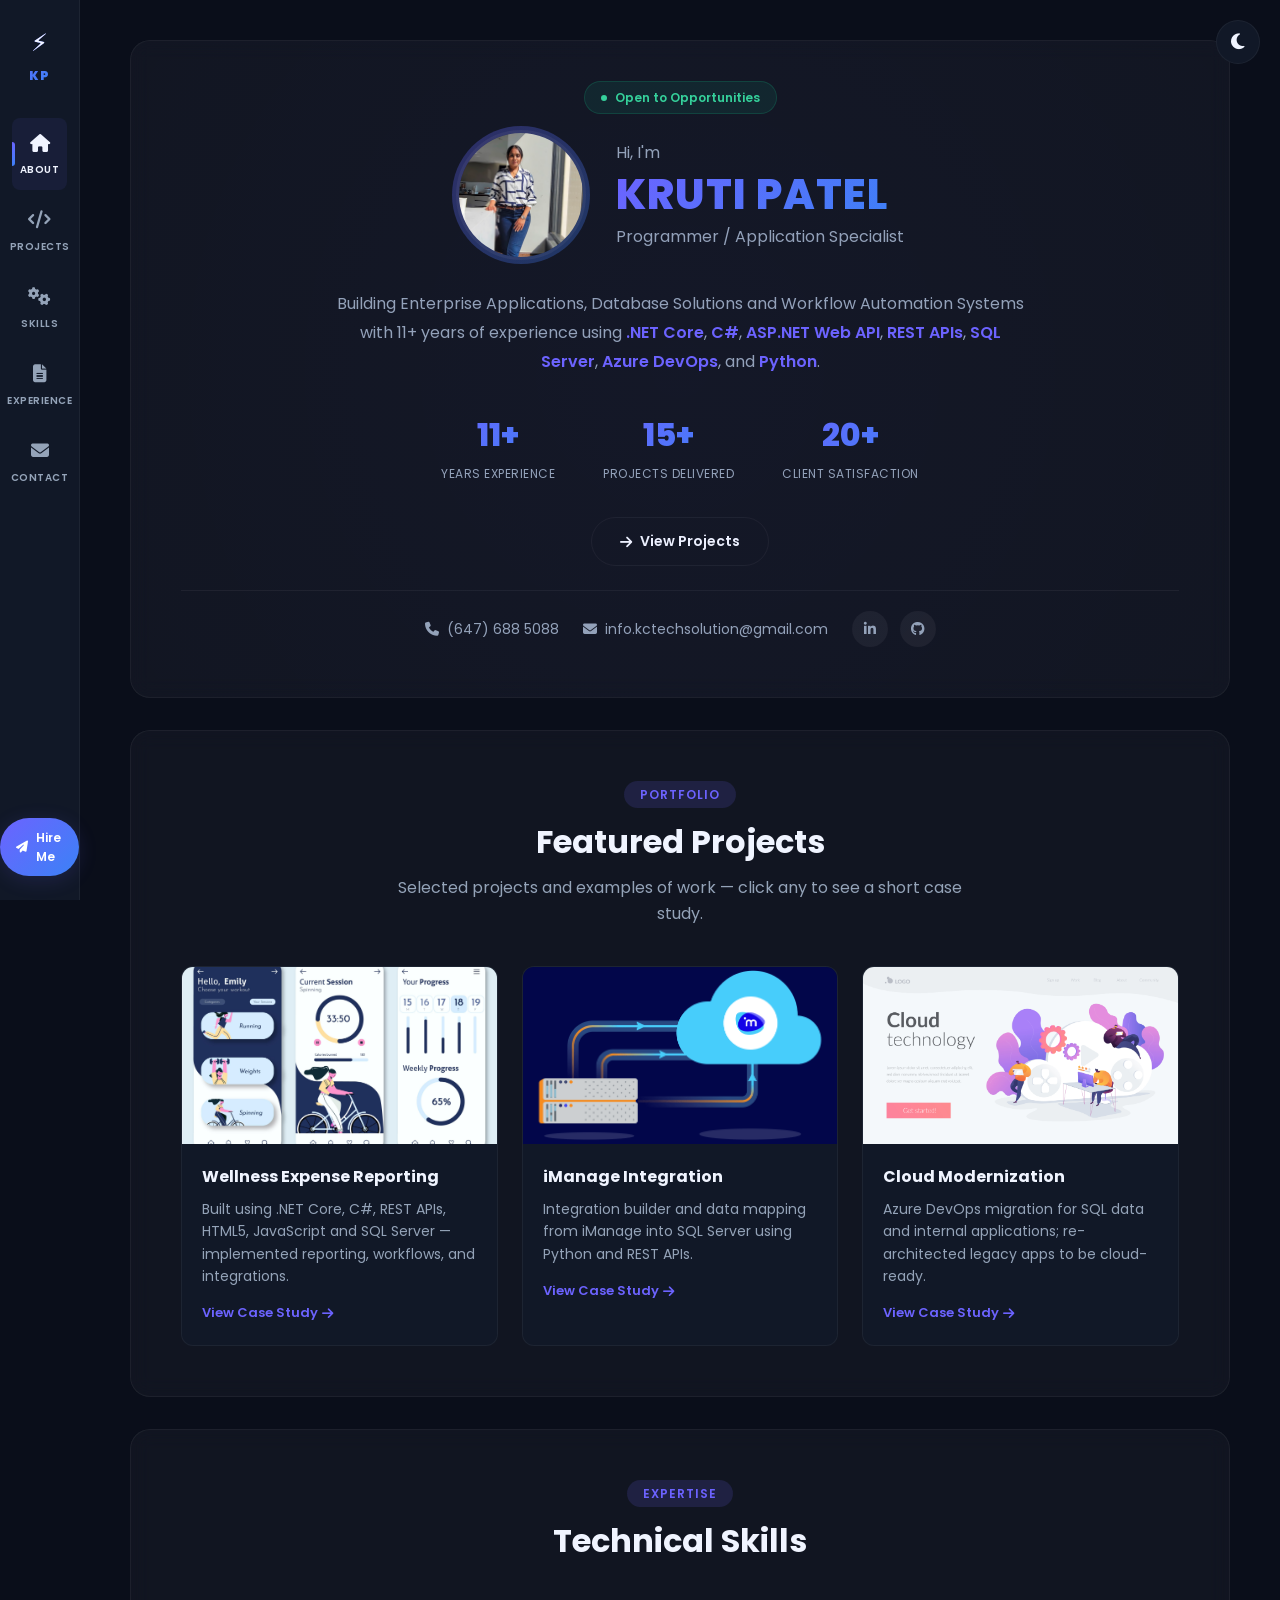
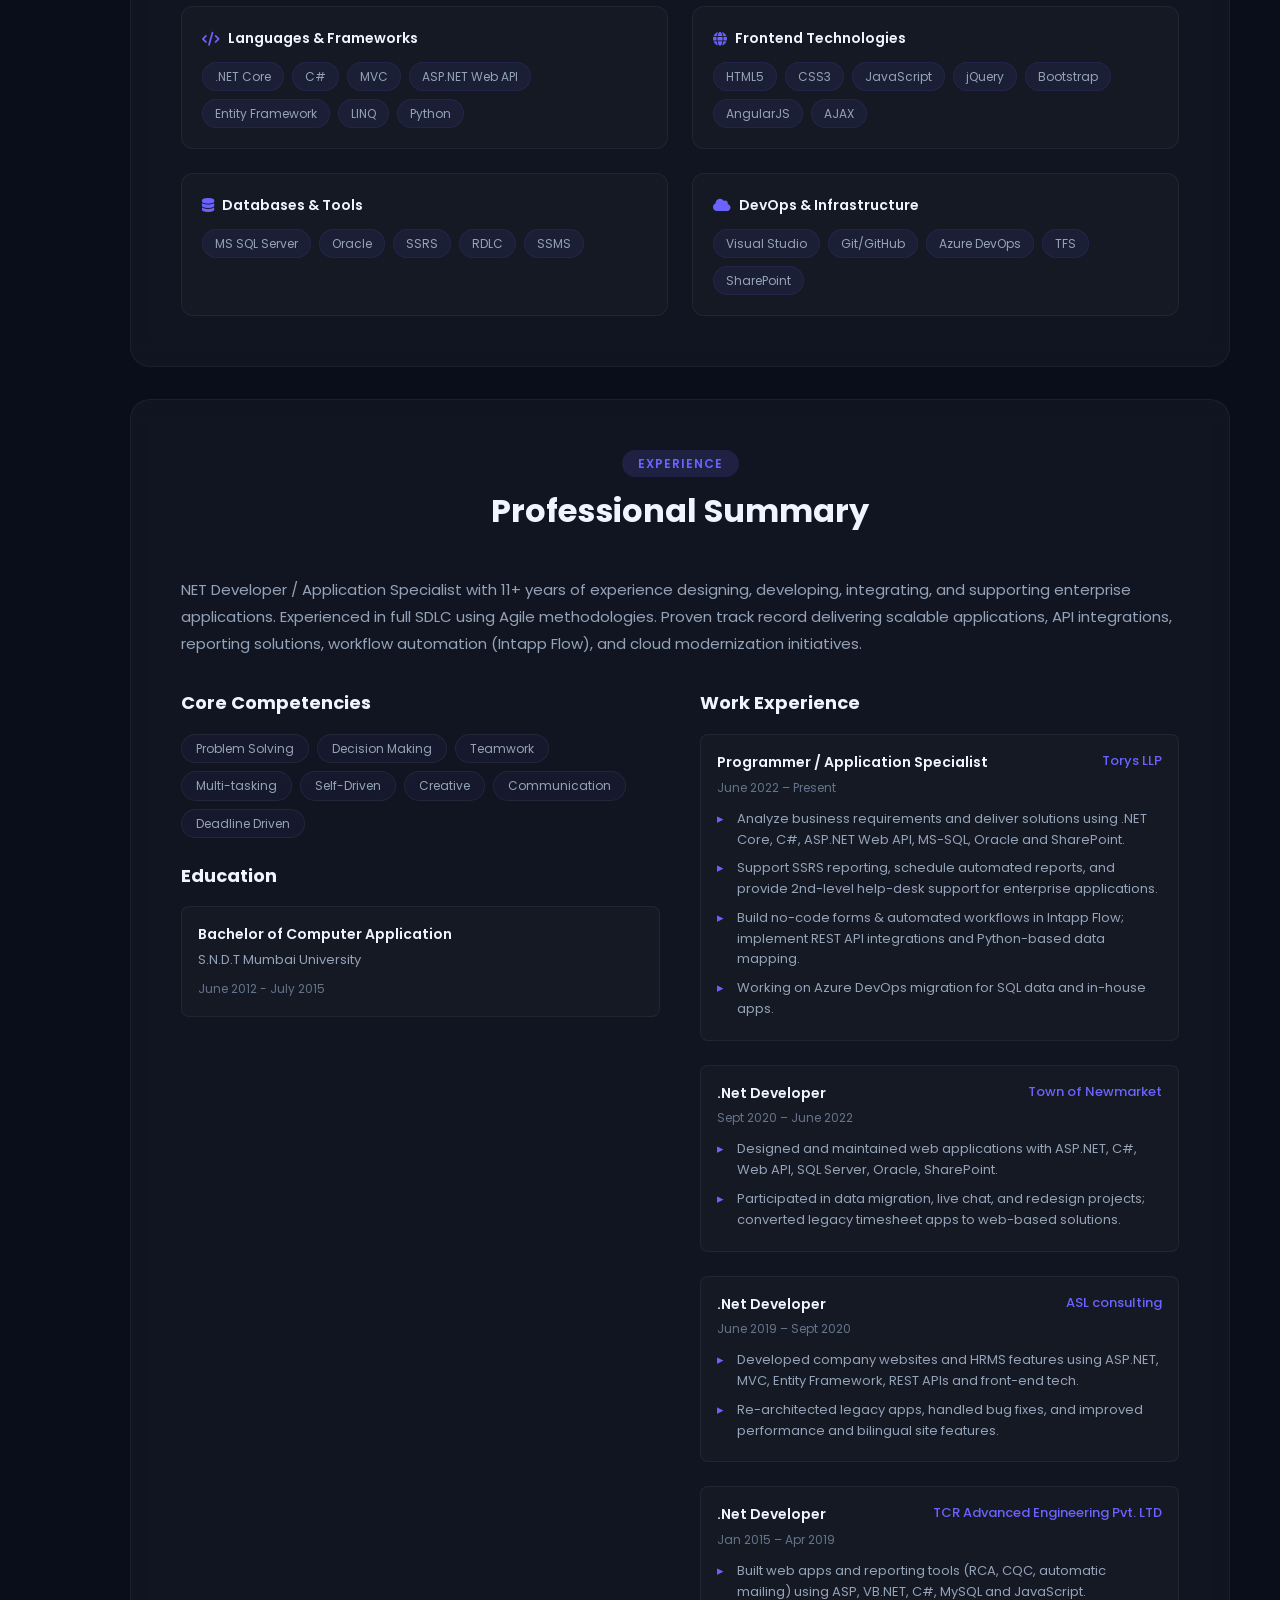
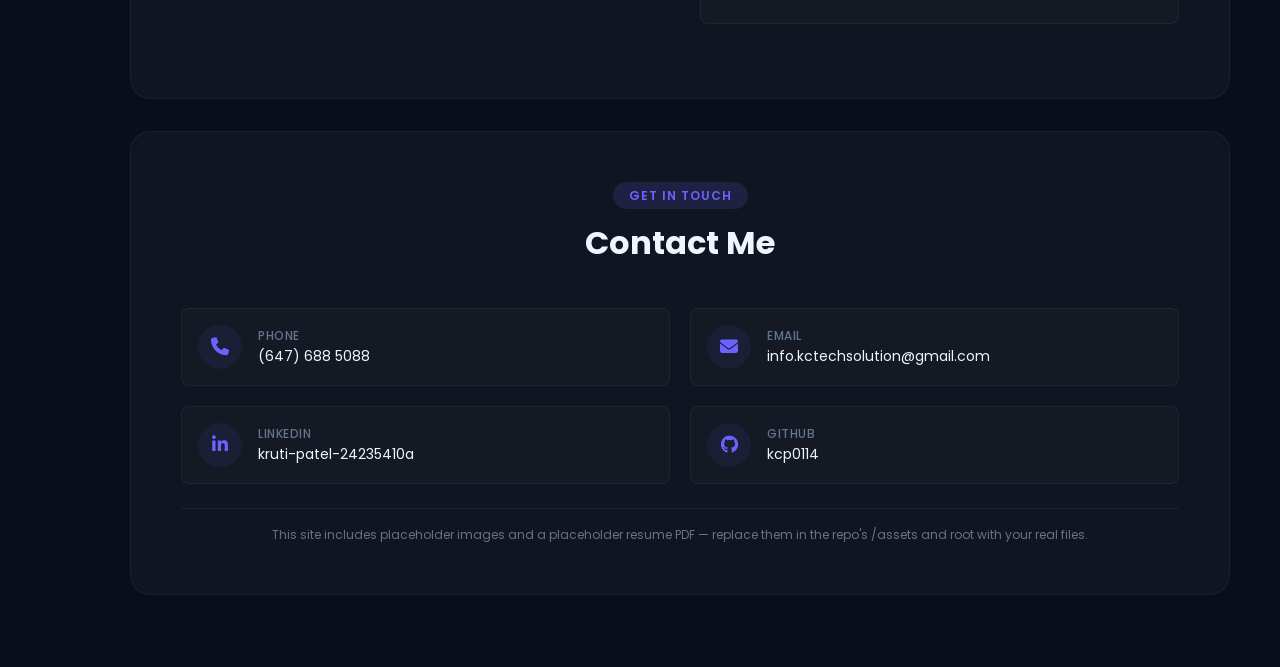
<file: index.html>
<!doctype html>
<html lang="en">
<head>
  <meta charset="utf-8" />
  <meta name="viewport" content="width=device-width,initial-scale=1" />
  <title>Kruti Patel — .NET Developer</title>
  <meta name="description" content="Kruti Patel — .NET Developer with 11+ years experience in .NET Core, C#, Web API, SQL Server, Azure DevOps.">
  <link href="https://fonts.googleapis.com/css2?family=Poppins:wght@300;400;600;700;800;900&display=swap" rel="stylesheet">
  <link rel="stylesheet" href="https://cdnjs.cloudflare.com/ajax/libs/font-awesome/6.4.0/css/all.min.css">
  <link rel="stylesheet" href="style.css">
</head>
<body>
  <!-- Sidebar -->
  <aside class="sidebar" id="sidebar">
    <button class="hamburger" id="hamburger" aria-label="Open menu">
      <span></span><span></span><span></span>
    </button>
    <div class="sidebar-brand">
      <span class="brand-icon">⚡</span>
      <span class="brand-text">KP</span>
    </div>
    <nav class="nav">
      <ul>
        <li class="active" data-target="#about">
          <span class="icon"><i class="fas fa-home"></i></span>
          <span class="label">About</span>
        </li>
        <li data-target="#projects">
          <span class="icon"><i class="fas fa-code"></i></span>
          <span class="label">Projects</span>
        </li>
        <li data-target="#skills">
          <span class="icon"><i class="fas fa-cogs"></i></span>
          <span class="label">Skills</span>
        </li>
        <li data-target="#resume">
          <span class="icon"><i class="fas fa-file-alt"></i></span>
          <span class="label">Experience</span>
        </li>
        <li data-target="#contact">
          <span class="icon"><i class="fas fa-envelope"></i></span>
          <span class="label">Contact</span>
        </li>
      </ul>
    </nav>
    <a class="hire-btn" href="#contact">
      <i class="fas fa-paper-plane"></i> <span>Hire Me</span>
    </a>
  </aside>

  <!-- Main Content -->
  <main class="content">
    <div class="content-wrapper">
      <button id="themeToggle" class="theme-toggle" aria-label="Toggle theme">
        <i class="fas fa-moon"></i>
      </button>

      <section id="about" class="hero-card card">
        <div class="hero-badge">
          <span class="badge-dot"></span>
          Open to Opportunities
        </div>

        <div class="avatar-wrapper">
          <div class="avatar-wrap">
            <img src="assets/avatar.jpg" alt="Kruti Patel portrait" class="avatar" loading="lazy" width="130" height="130" onerror="this.style.display='none'">
            <div class="avatar-ring"></div>
          </div>
          <div class="hero-title">
            <div class="greeting">Hi, I'm</div>
            <h1 class="name">KRUTI PATEL</h1>
            <div class="hero-subtitle">Programmer / Application Specialist</div>
          </div>
        </div>

        <p class="lead">Building Enterprise Applications, Database Solutions and Workflow Automation Systems with 11+ years of experience using <span class="highlight">.NET Core</span>, <span class="highlight">C#</span>, <span class="highlight">ASP.NET Web API</span>, <span class="highlight">REST APIs</span>, <span class="highlight">SQL Server</span>, <span class="highlight">Azure DevOps</span>, and <span class="highlight">Python</span>.</p>

        <div class="hero-stats">
          <div class="stat">
            <span class="stat-number" data-target="11">0</span>
            <span class="stat-label">Years Experience</span>
          </div>
          <div class="stat">
            <span class="stat-number" data-target="15">0</span>
            <span class="stat-label">Projects Delivered</span>
          </div>
          <div class="stat">
            <span class="stat-number" data-target="20">0</span>
            <span class="stat-label">Client Satisfaction</span>
          </div>
        </div>

        <div class="hero-actions">
          <a class="btn outline" href="#projects">
            <i class="fas fa-arrow-right"></i> View Projects
          </a>
        </div>

        <div class="contact-inline">
          <div class="contact-item">
            <i class="fas fa-phone"></i> (647) 688 5088
          </div>
          <div class="contact-item">
            <i class="fas fa-envelope"></i> <a href="mailto:info.kctechsolution@gmail.com">info.kctechsolution@gmail.com</a>
          </div>
          <div class="social-links">
            <a href="https://www.linkedin.com/in/kruti-patel-24235410a/" target="_blank" rel="noopener" aria-label="LinkedIn">
              <i class="fab fa-linkedin-in"></i>
            </a>
            <a href="https://github.com/kcp0114" target="_blank" rel="noopener" aria-label="GitHub">
              <i class="fab fa-github"></i>
            </a>
          </div>
        </div>
      </section>

      <section id="projects" class="projects-card card">
        <div class="section-header">
          <span class="section-tag">Portfolio</span>
          <h2>Featured Projects</h2>
          <p class="sub">Selected projects and examples of work — click any to see a short case study.</p>
        </div>

        <div class="projects-grid">
          <article class="project">
            <div class="project-image">
              <img src="assets/Wellness.jpg" alt="Wellness Expense Reporting dashboard" loading="lazy">
            </div>
            <div class="project-content">
              <h3>Wellness Expense Reporting</h3>
              <p>Built using .NET Core, C#, REST APIs, HTML5, JavaScript and SQL Server — implemented reporting, workflows, and integrations.</p>
              <a class="link" href="/projects/Wellness.html">View Case Study <i class="fas fa-arrow-right"></i></a>
            </div>
          </article>

          <article class="project">
            <div class="project-image">
              <img src="assets/imanage.png" alt="iManage integration diagram" loading="lazy">
            </div>
            <div class="project-content">
              <h3>iManage Integration</h3>
              <p>Integration builder and data mapping from iManage into SQL Server using Python and REST APIs.</p>
              <a class="link" href="/projects/imanage.html">View Case Study <i class="fas fa-arrow-right"></i></a>
            </div>
          </article>

          <article class="project">
            <div class="project-image">
              <img src="assets/Cloud.jpg" alt="Cloud modernization illustration" loading="lazy">
            </div>
            <div class="project-content">
              <h3>Cloud Modernization</h3>
              <p>Azure DevOps migration for SQL data and internal applications; re-architected legacy apps to be cloud-ready.</p>
              <a class="link" href="/projects/Cloud.html">View Case Study <i class="fas fa-arrow-right"></i></a>
            </div>
          </article>
        </div>
      </section>

      <section id="skills" class="skills-card card">
        <div class="section-header">
          <span class="section-tag">Expertise</span>
          <h2>Technical Skills</h2>
        </div>
        <div class="skills-grid">
          <div class="skill-category">
            <h3><i class="fas fa-code"></i> Languages & Frameworks</h3>
            <div class="skill-tags">
              <span class="skill-tag">.NET Core</span>
              <span class="skill-tag">C#</span>
              <span class="skill-tag">MVC</span>
              <span class="skill-tag">ASP.NET Web API</span>
              <span class="skill-tag">Entity Framework</span>
              <span class="skill-tag">LINQ</span>
              <span class="skill-tag">Python</span>
            </div>
          </div>
          <div class="skill-category">
            <h3><i class="fas fa-globe"></i> Frontend Technologies</h3>
            <div class="skill-tags">
              <span class="skill-tag">HTML5</span>
              <span class="skill-tag">CSS3</span>
              <span class="skill-tag">JavaScript</span>
              <span class="skill-tag">jQuery</span>
              <span class="skill-tag">Bootstrap</span>
              <span class="skill-tag">AngularJS</span>
              <span class="skill-tag">AJAX</span>
            </div>
          </div>
          <div class="skill-category">
            <h3><i class="fas fa-database"></i> Databases & Tools</h3>
            <div class="skill-tags">
              <span class="skill-tag">MS SQL Server</span>
              <span class="skill-tag">Oracle</span>
              <span class="skill-tag">SSRS</span>
              <span class="skill-tag">RDLC</span>
              <span class="skill-tag">SSMS</span>
            </div>
          </div>
          <div class="skill-category">
            <h3><i class="fas fa-cloud"></i> DevOps & Infrastructure</h3>
            <div class="skill-tags">
              <span class="skill-tag">Visual Studio</span>
              <span class="skill-tag">Git/GitHub</span>
              <span class="skill-tag">Azure DevOps</span>
              <span class="skill-tag">TFS</span>
              <span class="skill-tag">SharePoint</span>
            </div>
          </div>
        </div>
      </section>

      <section id="resume" class="card resume-card">
        <div class="section-header">
          <span class="section-tag">Experience</span>
          <h2>Professional Summary</h2>
        </div>
        <p class="resume-summary">NET Developer / Application Specialist with 11+ years of experience designing, developing, integrating, and supporting enterprise applications. Experienced in full SDLC using Agile methodologies. Proven track record delivering scalable applications, API integrations, reporting solutions, workflow automation (Intapp Flow), and cloud modernization initiatives.</p>

        <div class="two-col">
          <div>
            <h3>Core Competencies</h3>
            <div class="competency-grid">
              <span class="competency-tag">Problem Solving</span>
              <span class="competency-tag">Decision Making</span>
              <span class="competency-tag">Teamwork</span>
              <span class="competency-tag">Multi-tasking</span>
              <span class="competency-tag">Self-Driven</span>
              <span class="competency-tag">Creative</span>
              <span class="competency-tag">Communication</span>
              <span class="competency-tag">Deadline Driven</span>
            </div>

            <h3>Education</h3>
            <div class="education-item">
              <h4>Bachelor of Computer Application</h4>
              <p>S.N.D.T Mumbai University</p>
              <span class="edu-date">June 2012 - July 2015</span>
            </div>
          </div>

          <div>
            <h3>Work Experience</h3>

            <div class="job">
              <div class="job-header">
                <h4>Programmer / Application Specialist</h4>
                <span class="company">Torys LLP</span>
              </div>
              <span class="job-dates">June 2022 – Present</span>
              <ul class="bullets">
                <li>Analyze business requirements and deliver solutions using .NET Core, C#, ASP.NET Web API, MS-SQL, Oracle and SharePoint.</li>
                <li>Support SSRS reporting, schedule automated reports, and provide 2nd-level help-desk support for enterprise applications.</li>
                <li>Build no-code forms & automated workflows in Intapp Flow; implement REST API integrations and Python-based data mapping.</li>
                <li>Working on Azure DevOps migration for SQL data and in-house apps.</li>
              </ul>
            </div>

            <div class="job">
              <div class="job-header">
                <h4>.Net Developer</h4>
                <span class="company">Town of Newmarket</span>
              </div>
              <span class="job-dates">Sept 2020 – June 2022</span>
              <ul class="bullets">
                <li>Designed and maintained web applications with ASP.NET, C#, Web API, SQL Server, Oracle, SharePoint.</li>
                <li>Participated in data migration, live chat, and redesign projects; converted legacy timesheet apps to web-based solutions.</li>
              </ul>
            </div>

            <div class="job">
              <div class="job-header">
                <h4>.Net Developer</h4>
                <span class="company">ASL consulting</span>
              </div>
              <span class="job-dates">June 2019 – Sept 2020</span>
              <ul class="bullets">
                <li>Developed company websites and HRMS features using ASP.NET, MVC, Entity Framework, REST APIs and front-end tech.</li>
                <li>Re-architected legacy apps, handled bug fixes, and improved performance and bilingual site features.</li>
              </ul>
            </div>

            <div class="job">
              <div class="job-header">
                <h4>.Net Developer</h4>
                <span class="company">TCR Advanced Engineering Pvt. LTD</span>
              </div>
              <span class="job-dates">Jan 2015 – Apr 2019</span>
              <ul class="bullets">
                <li>Built web apps and reporting tools (RCA, CQC, automatic mailing) using ASP, VB.NET, C#, MySQL and JavaScript.</li>
              </ul>
            </div>
          </div>
        </div>

        <!--<div class="resume-actions">
          <a class="btn primary" href="/resume.pdf" download>
            <i class="fas fa-download"></i> Download Resume (PDF)
          </a>
        </div>-->
      </section>

      <section id="contact" class="card contact-card">
        <div class="section-header">
          <span class="section-tag">Get in Touch</span>
          <h2>Contact Me</h2>
        </div>
        <div class="contact-grid">
          <div class="contact-info-item">
            <div class="contact-icon"><i class="fas fa-phone"></i></div>
            <div>
              <h4>Phone</h4>
              <p>(647) 688 5088</p>
            </div>
          </div>
          <div class="contact-info-item">
            <div class="contact-icon"><i class="fas fa-envelope"></i></div>
            <div>
              <h4>Email</h4>
              <p><a href="mailto:info.kctechsolution@gmail.com">info.kctechsolution@gmail.com</a></p>
            </div>
          </div>
          <div class="contact-info-item">
            <div class="contact-icon"><i class="fab fa-linkedin-in"></i></div>
            <div>
              <h4>LinkedIn</h4>
              <p><a href="https://www.linkedin.com/in/kruti-patel-24235410a/" target="_blank" rel="noopener">kruti-patel-24235410a</a></p>
            </div>
          </div>
          <div class="contact-info-item">
            <div class="contact-icon"><i class="fab fa-github"></i></div>
            <div>
              <h4>GitHub</h4>
              <p><a href="https://github.com/kcp0114" target="_blank" rel="noopener">kcp0114</a></p>
            </div>
          </div>
        </div>
        <p class="small">This site includes placeholder images and a placeholder resume PDF — replace them in the repo's /assets and root with your real files.</p>
      </section>
    </div>
  </main>

  <script src="script.js"></script>
</body>
</html>
</file>
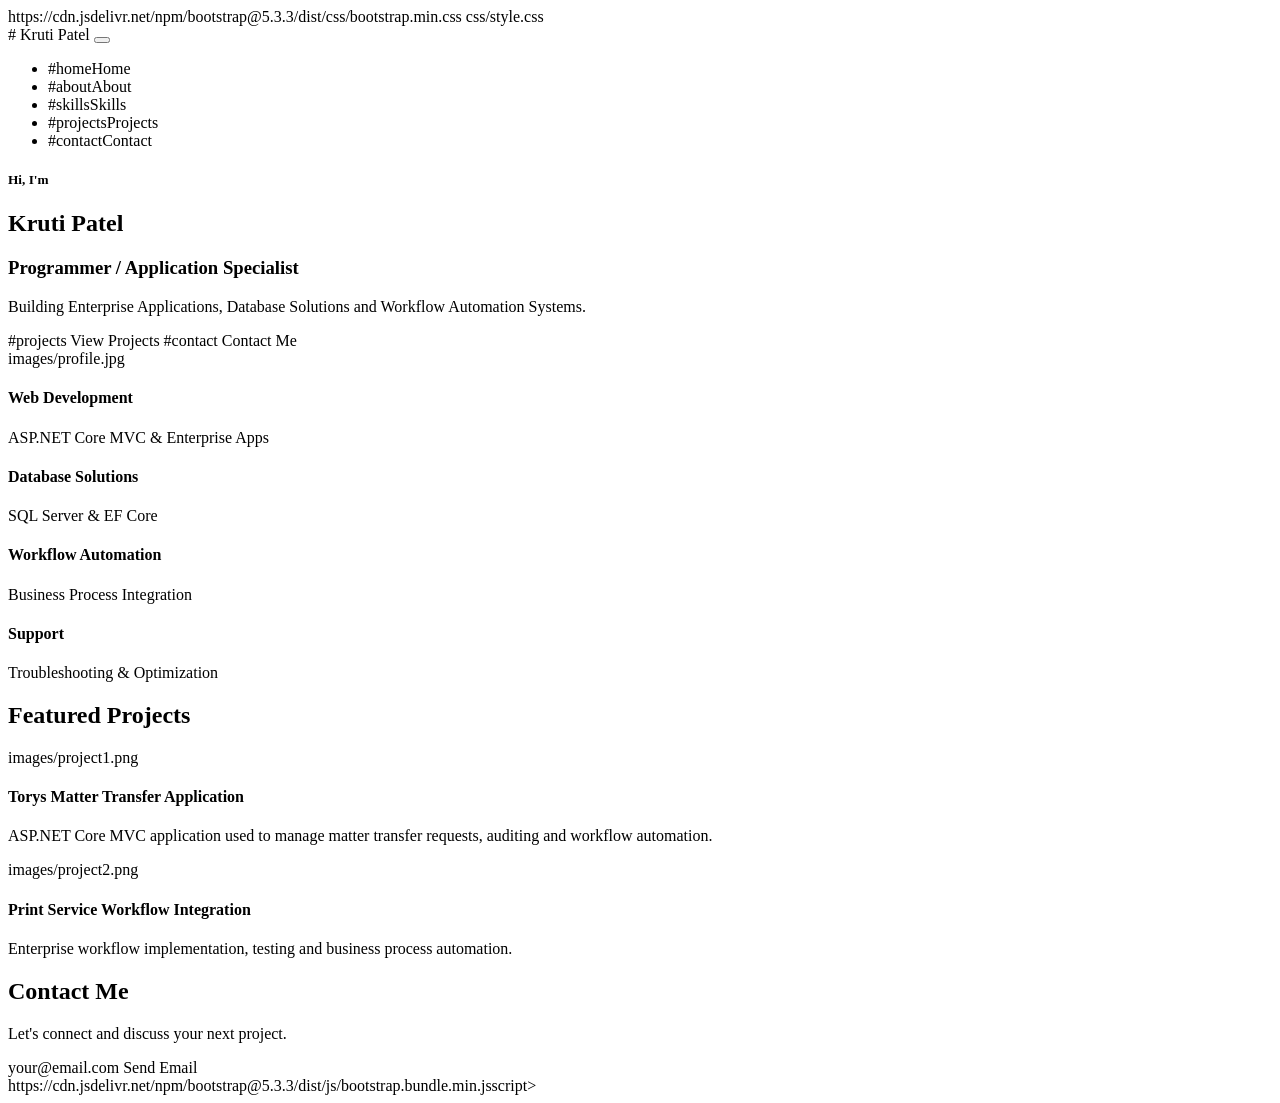
<file: index1.html>
<!DOCTYPE html>
<html lang="en">
<head>
<meta charset="UTF-8">
<meta name="viewport" content="width=device-width, initial-scale=1">

<title>Kruti Patel | Portfolio</title>

https://cdn.jsdelivr.net/npm/bootstrap@5.3.3/dist/css/bootstrap.min.css
css/style.css

</head>
<body>

<!-- NAVIGATION -->

<nav class="navbar navbar-expand-lg navbar-dark fixed-top">
    <div class="container">

        #
            Kruti <span class="text-primary">Patel</span>
        </a>

        <button class="navbar-toggler"
                data-bs-toggle="collapse"
                data-bs-target="#menu">
            <span class="navbar-toggler-icon"></span>
        </button>

        <div id="menu" class="collapse navbar-collapse">

            <ul class="navbar-nav ms-auto">

                <li class="nav-item">
                    #homeHome</a>
                </li>

                <li class="nav-item">
                    #aboutAbout</a>
                </li>

                <li class="nav-item">
                    #skillsSkills</a>
                </li>

                <li class="nav-item">
                    #projectsProjects</a>
                </li>

                <li class="nav-item">
                    #contactContact</a>
                </li>

            </ul>

        </div>

    </div>
</nav>

<!-- HERO -->

<section id="home" class="hero">

    <div class="container">

        <div class="row align-items-center">

            <div class="col-lg-6">

                <h5 class="intro-text">Hi, I'm</h5>

                <h1>
                    Kruti <span>Patel</span>
                </h1>

                <h3>
                    Programmer / Application Specialist
                </h3>

                <p class="hero-description">

                    Building Enterprise Applications,
                    Database Solutions and Workflow
                    Automation Systems.

                </p>

                #projects
                    View Projects
                </a>

                #contact
                    Contact Me
                </a>

            </div>

            <div class="col-lg-6 text-center">

                images/profile.jpg

            </div>

        </div>

    </div>

</section>

<!-- SERVICES -->

<section class="services">

    <div class="container">

        <div class="row g-4">

            <div class="col-lg-3">
                <div class="service-card">
                    <h4>Web Development</h4>
                    <p>ASP.NET Core MVC & Enterprise Apps</p>
                </div>
            </div>

            <div class="col-lg-3">
                <div class="service-card">
                    <h4>Database Solutions</h4>
                    <p>SQL Server & EF Core</p>
                </div>
            </div>

            <div class="col-lg-3">
                <div class="service-card">
                    <h4>Workflow Automation</h4>
                    <p>Business Process Integration</p>
                </div>
            </div>

            <div class="col-lg-3">
                <div class="service-card">
                    <h4>Support</h4>
                    <p>Troubleshooting & Optimization</p>
                </div>
            </div>

        </div>

    </div>

</section>

<!-- PROJECTS -->

<section id="projects" class="projects">

    <div class="container">

        <h2 class="section-title">
            Featured Projects
        </h2>

        <div class="row">

            <div class="col-md-6">

                <div class="project-card">

                    images/project1.png

                    <h4>
                        Torys Matter Transfer Application
                    </h4>

                    <p>
                        ASP.NET Core MVC application used
                        to manage matter transfer requests,
                        auditing and workflow automation.
                    </p>

                </div>

            </div>

            <div class="col-md-6">

                <div class="project-card">

                    images/project2.png

                    <h4>
                        Print Service Workflow Integration
                    </h4>

                    <p>
                        Enterprise workflow implementation,
                        testing and business process automation.
                    </p>

                </div>

            </div>

        </div>

    </div>

</section>

<!-- CONTACT -->

<section id="contact" class="contact">

    <div class="container text-center">

        <h2>Contact Me</h2>

        <p>
            Let's connect and discuss your next project.
        </p>

        your@email.com
            Send Email
        </a>

    </div>

</section>

https://cdn.jsdelivr.net/npm/bootstrap@5.3.3/dist/js/bootstrap.bundle.min.jsscript>

</body>
</html>
</file>
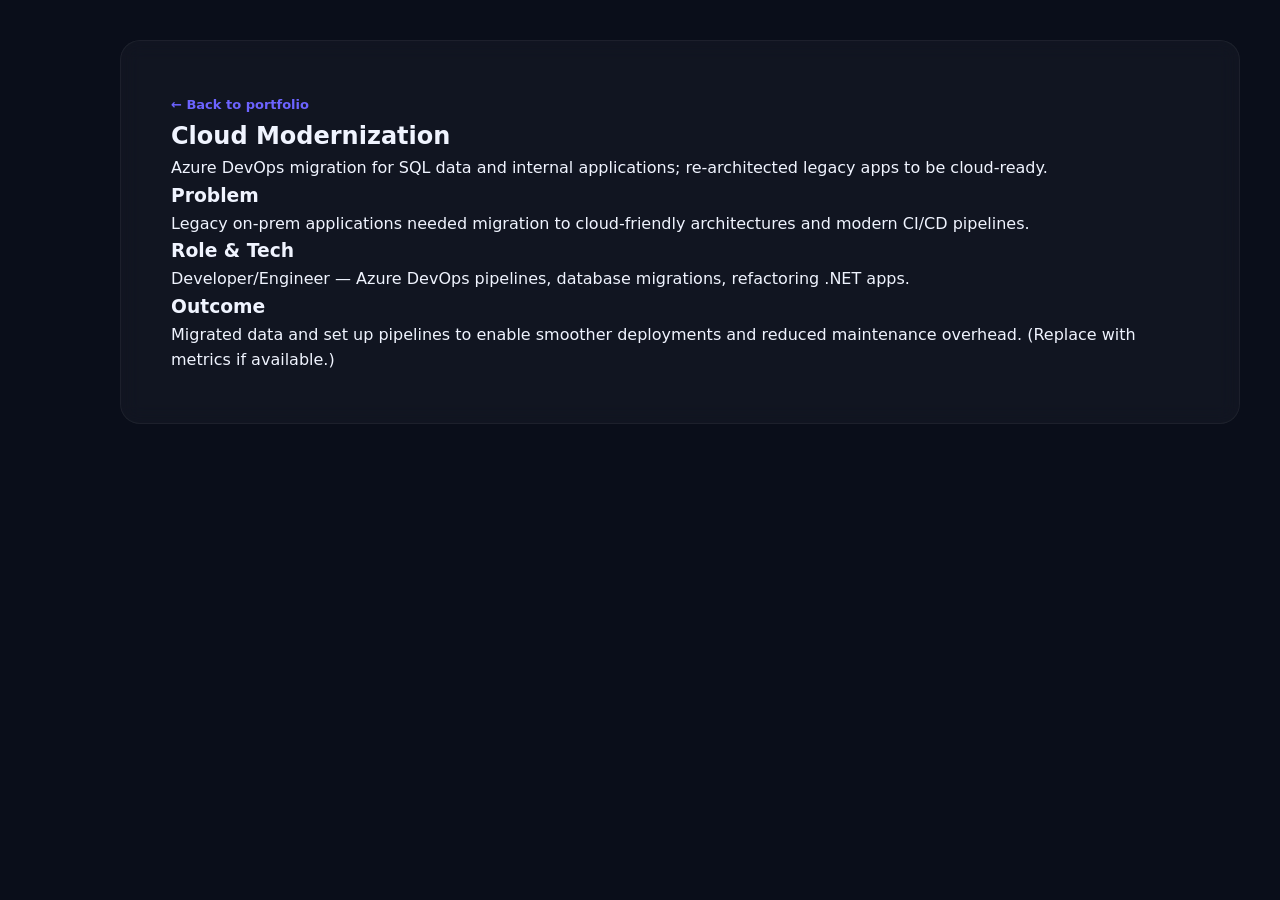
<file: projects/cloud.html>
<!doctype html>
<html lang="en">
<head>
  <meta charset="utf-8">
  <meta name="viewport" content="width=device-width,initial-scale=1">
  <title>Cloud Modernization — Project — Kruti Patel</title>
  <meta name="description" content="Case study: Cloud modernization — Azure DevOps, SQL migration.">
  <link rel="stylesheet" href="/style.css">
</head>
<body>
  <main class="content">
    <section class="card">
      <a href="/" class="link">← Back to portfolio</a>
      <h1>Cloud Modernization</h1>
      <p class="sub">Azure DevOps migration for SQL data and internal applications; re-architected legacy apps to be cloud-ready.</p>

      <h3>Problem</h3>
      <p>Legacy on-prem applications needed migration to cloud-friendly architectures and modern CI/CD pipelines.</p>

      <h3>Role & Tech</h3>
      <p>Developer/Engineer — Azure DevOps pipelines, database migrations, refactoring .NET apps.</p>

      <h3>Outcome</h3>
      <p>Migrated data and set up pipelines to enable smoother deployments and reduced maintenance overhead. (Replace with metrics if available.)</p>
    </section>
  </main>
</body>
</html>
</file>
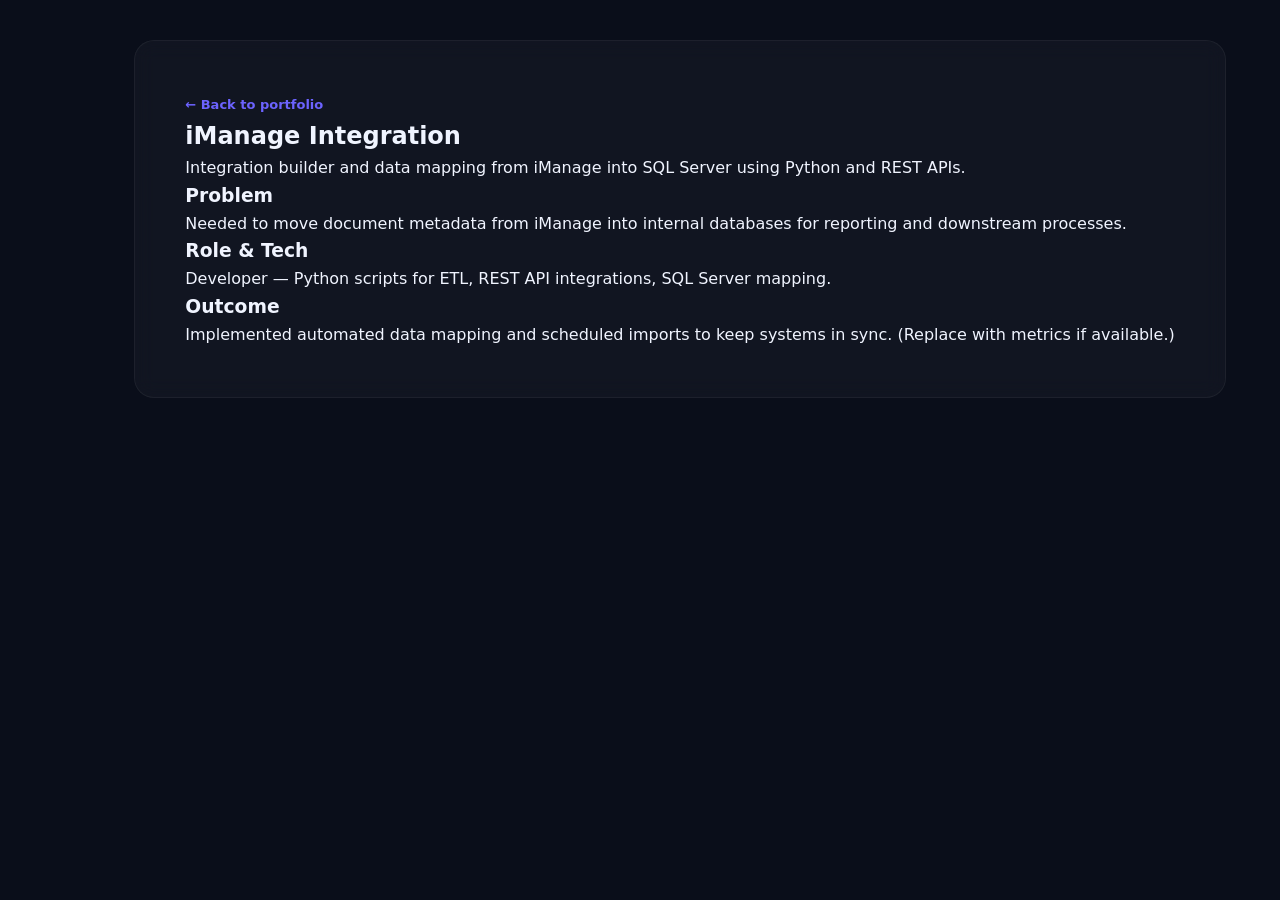
<file: projects/imanage.html>
<!doctype html>
<html lang="en">
<head>
  <meta charset="utf-8">
  <meta name="viewport" content="width=device-width,initial-scale=1">
  <title>iManage Integration — Project — Kruti Patel</title>
  <meta name="description" content="Case study: iManage integration — Python, REST APIs, SQL Server.">
  <link rel="stylesheet" href="/style.css">
</head>
<body>
  <main class="content">
    <section class="card">
      <a href="/" class="link">← Back to portfolio</a>
      <h1>iManage Integration</h1>
      <p class="sub">Integration builder and data mapping from iManage into SQL Server using Python and REST APIs.</p>

      <h3>Problem</h3>
      <p>Needed to move document metadata from iManage into internal databases for reporting and downstream processes.</p>

      <h3>Role & Tech</h3>
      <p>Developer — Python scripts for ETL, REST API integrations, SQL Server mapping.</p>

      <h3>Outcome</h3>
      <p>Implemented automated data mapping and scheduled imports to keep systems in sync. (Replace with metrics if available.)</p>
    </section>
  </main>
</body>
</html>
</file>
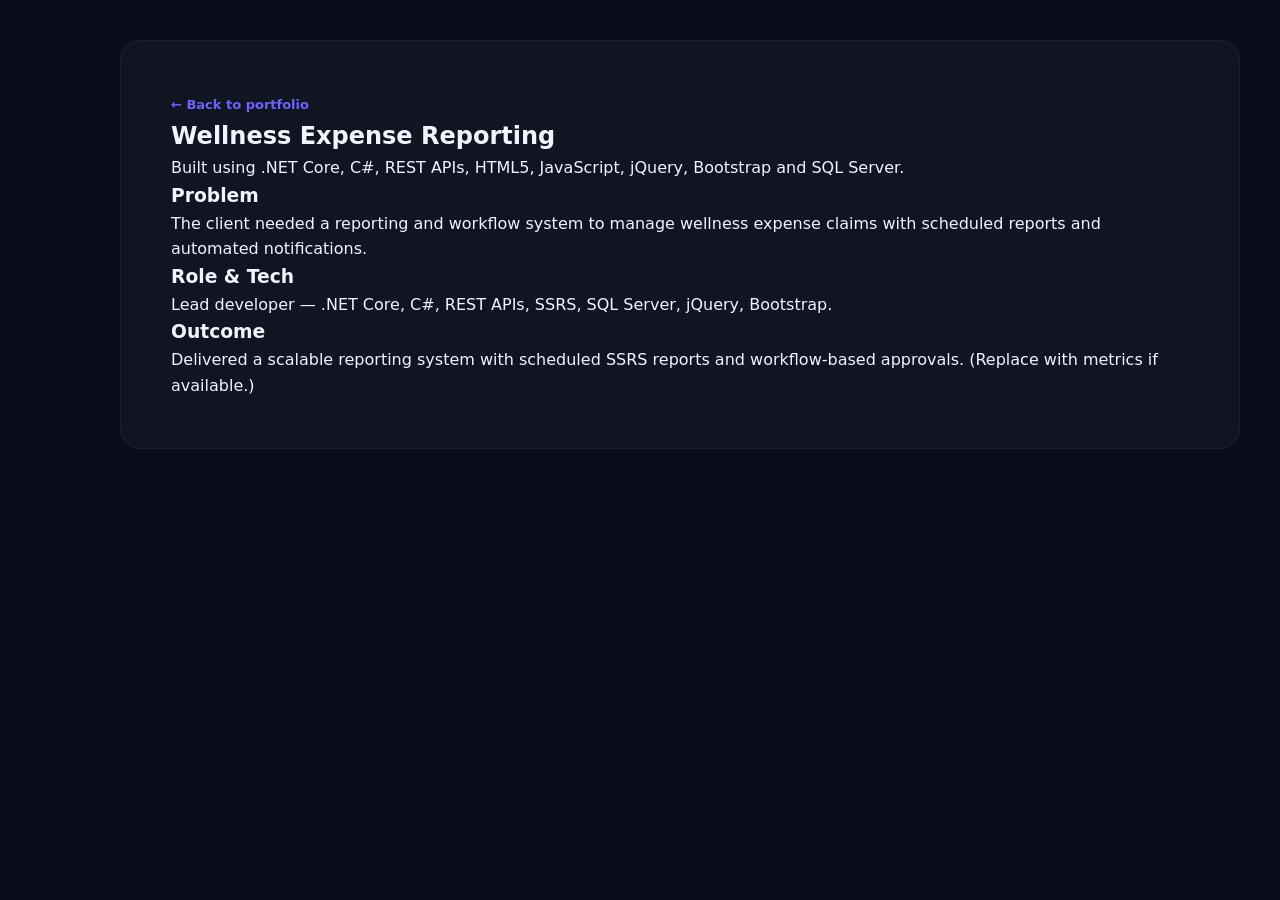
<file: projects/wellness.html>
<!doctype html>
<html lang="en">
<head>
  <meta charset="utf-8">
  <meta name="viewport" content="width=device-width,initial-scale=1">
  <title>Wellness Expense Reporting — Project — Kruti Patel</title>
  <meta name="description" content="Case study: Wellness Expense Reporting — .NET Core, C#, SQL Server, SSRS.">
  <link rel="stylesheet" href="/style.css">
</head>
<body>
  <main class="content">
    <section class="card">
      <a href="/" class="link">← Back to portfolio</a>
      <h1>Wellness Expense Reporting</h1>
      <p class="sub">Built using .NET Core, C#, REST APIs, HTML5, JavaScript, jQuery, Bootstrap and SQL Server.</p>

      <h3>Problem</h3>
      <p>The client needed a reporting and workflow system to manage wellness expense claims with scheduled reports and automated notifications.</p>

      <h3>Role & Tech</h3>
      <p>Lead developer — .NET Core, C#, REST APIs, SSRS, SQL Server, jQuery, Bootstrap.</p>

      <h3>Outcome</h3>
      <p>Delivered a scalable reporting system with scheduled SSRS reports and workflow-based approvals. (Replace with metrics if available.)</p>
    </section>
  </main>
</body>
</html>
</file>
<file: style.css>
:root {
  --bg-primary: #0a0e1a;
  --bg-secondary: #111827;
  --bg-card: rgba(255, 255, 255, 0.03);
  --text-primary: #f0f4ff;
  --text-secondary: #94a3b8;
  --text-muted: #64748b;
  --accent-1: #6c63ff;
  --accent-2: #7c3aed;
  --accent-3: #3b82f6;
  --accent-gradient: linear-gradient(135deg, #6c63ff, #3b82f6);
  --accent-glow: rgba(108, 99, 255, 0.15);
  --border-color: rgba(255, 255, 255, 0.05);
  --shadow-color: rgba(0, 0, 0, 0.4);
  --radius-sm: 8px;
  --radius-md: 12px;
  --radius-lg: 20px;
  --transition: all 0.3s cubic-bezier(0.4, 0, 0.2, 1);
}

* {
  margin: 0;
  padding: 0;
  box-sizing: border-box;
}

html {
  scroll-behavior: smooth;
}

body {
  font-family: 'Poppins', system-ui, -apple-system, sans-serif;
  background: var(--bg-primary);
  color: var(--text-primary);
  line-height: 1.6;
  min-height: 100vh;
  transition: all 0.3s ease;
}

/* Light Theme */
body.light-theme {
  background: #f0f4ff;
  color: #0a0e1a;
}

body.light-theme .sidebar {
  background: #ffffff;
  border-right: 1px solid rgba(0,0,0,0.05);
}

body.light-theme .nav li {
  color: #64748b;
}

body.light-theme .nav li.active {
  color: #0a0e1a;
  background: rgba(108, 99, 255, 0.08);
}

body.light-theme .nav li:hover {
  color: #0a0e1a;
  background: rgba(0,0,0,0.03);
}

body.light-theme .card {
  background: rgba(255, 255, 255, 0.8);
  border: 1px solid rgba(0,0,0,0.05);
}

body.light-theme .card:hover {
  border-color: rgba(108, 99, 255, 0.2);
}

body.light-theme .project {
  background: #ffffff;
  border: 1px solid rgba(0,0,0,0.05);
}

body.light-theme .project:hover {
  border-color: rgba(108, 99, 255, 0.2);
  box-shadow: 0 8px 30px rgba(0,0,0,0.08);
}

body.light-theme .project-content p {
  color: #64748b;
}

body.light-theme .skill-category {
  background: rgba(0,0,0,0.02);
  border: 1px solid rgba(0,0,0,0.05);
}

body.light-theme .skill-tag {
  background: rgba(108, 99, 255, 0.06);
  border: 1px solid rgba(108, 99, 255, 0.1);
  color: #64748b;
}

body.light-theme .skill-tag:hover {
  background: rgba(108, 99, 255, 0.12);
  color: #0a0e1a;
}

body.light-theme .job {
  background: rgba(0,0,0,0.02);
  border: 1px solid rgba(0,0,0,0.05);
}

body.light-theme .education-item {
  background: rgba(0,0,0,0.02);
  border: 1px solid rgba(0,0,0,0.05);
}

body.light-theme .contact-info-item {
  background: rgba(0,0,0,0.02);
  border: 1px solid rgba(0,0,0,0.05);
}

body.light-theme .contact-info-item a {
  color: #0a0e1a;
}

body.light-theme .contact-info-item a:hover {
  color: #6c63ff;
}

body.light-theme .lead {
  color: #64748b;
}

body.light-theme .section-header .sub {
  color: #64748b;
}

body.light-theme .resume-summary {
  color: #64748b;
}

body.light-theme .bullets li {
  color: #64748b;
}

body.light-theme .competency-tag {
  background: rgba(108, 99, 255, 0.06);
  border: 1px solid rgba(0,0,0,0.05);
  color: #64748b;
}

body.light-theme .competency-tag:hover {
  background: rgba(108, 99, 255, 0.1);
}

body.light-theme .theme-toggle {
  background: #ffffff;
  border: 1px solid rgba(0,0,0,0.05);
  color: #0a0e1a;
}

body.light-theme .theme-toggle:hover {
  background: #6c63ff;
  color: white;
}

body.light-theme .btn.outline {
  color: #0a0e1a;
  border: 1px solid rgba(0,0,0,0.05);
}

body.light-theme .btn.outline:hover {
  border-color: #6c63ff;
  background: rgba(108, 99, 255, 0.05);
}

body.light-theme .contact-item a {
  color: #64748b;
}

body.light-theme .contact-item a:hover {
  color: #6c63ff;
}

body.light-theme .social-links a {
  background: rgba(0,0,0,0.05);
  color: #64748b;
}

body.light-theme .social-links a:hover {
  background: #6c63ff;
  color: white;
}

body.light-theme .hire-btn {
  color: white;
}

body.light-theme .small {
  color: #94a3b8;
}

/* Sidebar */
.sidebar {
  width: 80px;
  height: 100vh;
  position: fixed;
  left: 0;
  top: 0;
  background: var(--bg-secondary);
  border-right: 1px solid var(--border-color);
  display: flex;
  flex-direction: column;
  align-items: center;
  padding: 24px 0;
  z-index: 100;
  transition: var(--transition);
}

.sidebar-brand {
  font-size: 28px;
  font-weight: 900;
  background: var(--accent-gradient);
  -webkit-background-clip: text;
  -webkit-text-fill-color: transparent;
  background-clip: text;
  margin-bottom: 32px;
  display: flex;
  flex-direction: column;
  align-items: center;
  gap: 4px;
}

.brand-icon {
  font-size: 24px;
  -webkit-text-fill-color: initial;
}

.brand-text {
  font-size: 12px;
  letter-spacing: 1px;
}

.hamburger {
  display: none;
  background: none;
  border: none;
  flex-direction: column;
  gap: 5px;
  cursor: pointer;
  padding: 8px;
}

.hamburger span {
  width: 24px;
  height: 2px;
  background: var(--text-primary);
  border-radius: 2px;
  transition: var(--transition);
}

.nav {
  flex: 1;
  width: 100%;
}

.nav ul {
  list-style: none;
  display: flex;
  flex-direction: column;
  gap: 4px;
  padding: 0 12px;
}

.nav li {
  display: flex;
  flex-direction: column;
  align-items: center;
  gap: 4px;
  padding: 12px 8px;
  border-radius: var(--radius-sm);
  cursor: pointer;
  color: var(--text-secondary);
  transition: var(--transition);
  position: relative;
}

.nav li::before {
  content: '';
  position: absolute;
  left: 0;
  top: 50%;
  transform: translateY(-50%);
  width: 3px;
  height: 0;
  background: var(--accent-gradient);
  border-radius: 0 3px 3px 0;
  transition: var(--transition);
}

.nav li.active::before {
  height: 24px;
}

.nav li.active {
  color: var(--text-primary);
  background: rgba(108, 99, 255, 0.08);
}

.nav li:hover {
  color: var(--text-primary);
  background: rgba(255, 255, 255, 0.03);
}

.nav .icon {
  font-size: 18px;
}

.nav .label {
  font-size: 10px;
  font-weight: 600;
  text-transform: uppercase;
  letter-spacing: 0.5px;
}

.hire-btn {
  margin-top: auto;
  display: flex;
  align-items: center;
  gap: 8px;
  padding: 10px 16px;
  background: var(--accent-gradient);
  color: white;
  border-radius: 999px;
  text-decoration: none;
  font-size: 12px;
  font-weight: 600;
  transition: var(--transition);
  box-shadow: 0 4px 20px var(--accent-glow);
}

.hire-btn:hover {
  transform: scale(1.05);
  box-shadow: 0 6px 30px var(--accent-glow);
}

.hire-btn span {
  display: inline;
}

/* Main Content - Centered */
.content {
  margin-left: 80px;
  padding: 40px;
  display: flex;
  justify-content: center;
}

.content-wrapper {
  max-width: 1100px;
  width: 100%;
}

/* Theme Toggle */
.theme-toggle {
  position: fixed;
  top: 20px;
  right: 20px;
  z-index: 1000;
  background: var(--bg-secondary);
  color: var(--text-primary);
  border: 1px solid var(--border-color);
  border-radius: 50%;
  width: 44px;
  height: 44px;
  font-size: 18px;
  cursor: pointer;
  transition: var(--transition);
  display: flex;
  align-items: center;
  justify-content: center;
}

.theme-toggle:hover {
  background: var(--accent-1);
  color: white;
  transform: rotate(30deg);
}

/* Cards */
.card {
  background: var(--bg-card);
  backdrop-filter: blur(10px);
  border: 1px solid var(--border-color);
  border-radius: var(--radius-lg);
  padding: 50px;
  margin-bottom: 32px;
  transition: var(--transition);
}

.card:hover {
  border-color: rgba(108, 99, 255, 0.1);
}

/* Section Headers */
.section-header {
  text-align: center;
  margin-bottom: 40px;
}

.section-tag {
  display: inline-block;
  padding: 4px 16px;
  background: var(--accent-glow);
  color: var(--accent-1);
  border-radius: 999px;
  font-size: 12px;
  font-weight: 600;
  text-transform: uppercase;
  letter-spacing: 1px;
  margin-bottom: 8px;
}

.section-header h2 {
  font-size: 32px;
  font-weight: 700;
  margin-bottom: 8px;
}

.section-header .sub {
  color: var(--text-secondary);
  max-width: 600px;
  margin: 0 auto;
}

/* Hero Section */
.hero-card {
  text-align: center;
  padding-top: 40px;
  position: relative;
  overflow: hidden;
}

.hero-card::before {
  content: '';
  position: absolute;
  top: -50%;
  left: -50%;
  width: 200%;
  height: 200%;
  background: radial-gradient(circle at center, rgba(108, 99, 255, 0.03), transparent 70%);
  pointer-events: none;
}

.hero-badge {
  display: inline-flex;
  align-items: center;
  gap: 8px;
  padding: 6px 16px;
  background: rgba(16, 185, 129, 0.1);
  border: 1px solid rgba(16, 185, 129, 0.2);
  border-radius: 999px;
  color: #34d399;
  font-size: 12px;
  font-weight: 600;
  margin-bottom: 16px;
}

.badge-dot {
  width: 6px;
  height: 6px;
  background: #34d399;
  border-radius: 50%;
  animation: pulse-dot 2s infinite;
}

@keyframes pulse-dot {
  0%, 100% { opacity: 1; transform: scale(1); }
  50% { opacity: 0.5; transform: scale(0.8); }
}

/* Avatar */
.avatar-wrapper {
  display: flex;
  align-items: center;
  justify-content: center;
  gap: 30px;
  margin-bottom: 30px;
  flex-wrap: wrap;
}

.avatar-wrap {
  position: relative;
  display: inline-block;
  flex-shrink: 0;
}

.avatar {
  width: 130px;
  height: 130px;
  border-radius: 50%;
  object-fit: cover;
  border: 3px solid var(--border-color);
  position: relative;
  z-index: 1;
  display: block;
}

.avatar-ring {
  position: absolute;
  top: -4px;
  left: -4px;
  width: 138px;
  height: 138px;
  border-radius: 50%;
  background: var(--accent-gradient);
  opacity: 0.3;
  animation: ring-spin 8s linear infinite;
}

@keyframes ring-spin {
  0% { transform: rotate(0deg); }
  100% { transform: rotate(360deg); }
}

.hero-title {
  text-align: left;
}

.hero-title .greeting {
  font-size: 16px;
  color: var(--text-secondary);
  font-weight: 400;
}

.name {
  font-size: 42px;
  font-weight: 800;
  letter-spacing: 1px;
  margin: 4px 0;
  background: var(--accent-gradient);
  -webkit-background-clip: text;
  -webkit-text-fill-color: transparent;
  background-clip: text;
  line-height: 1.2;
}

.hero-subtitle {
  font-size: 16px;
  color: var(--text-secondary);
  font-weight: 400;
}

.lead {
  color: var(--text-secondary);
  max-width: 700px;
  margin: 20px auto 24px;
  font-size: 16px;
  line-height: 1.8;
  text-align: center;
}

.highlight {
  color: var(--accent-1);
  font-weight: 600;
  -webkit-text-fill-color: initial;
}

/* Stats */
.hero-stats {
  display: flex;
  justify-content: center;
  gap: 48px;
  margin: 32px 0;
}

.stat {
  text-align: center;
}

.stat-number {
  display: block;
  font-size: 32px;
  font-weight: 800;
  background: var(--accent-gradient);
  -webkit-background-clip: text;
  -webkit-text-fill-color: transparent;
  background-clip: text;
}

.stat-label {
  font-size: 12px;
  color: var(--text-secondary);
  text-transform: uppercase;
  letter-spacing: 0.5px;
}

/* Buttons */
.hero-actions {
  display: flex;
  gap: 12px;
  justify-content: center;
  flex-wrap: wrap;
  margin-bottom: 24px;
}

.btn {
  display: inline-flex;
  align-items: center;
  gap: 8px;
  padding: 12px 28px;
  border-radius: 999px;
  text-decoration: none;
  font-weight: 600;
  font-size: 14px;
  transition: var(--transition);
  border: none;
  cursor: pointer;
}

.btn.primary {
  background: var(--accent-gradient);
  color: white;
  box-shadow: 0 4px 20px var(--accent-glow);
}

.btn.primary:hover {
  transform: translateY(-2px);
  box-shadow: 0 8px 30px var(--accent-glow);
}

.btn.outline {
  background: transparent;
  color: var(--text-primary);
  border: 1px solid var(--border-color);
}

.btn.outline:hover {
  border-color: var(--accent-1);
  background: rgba(108, 99, 255, 0.05);
}

/* Contact Inline */
.contact-inline {
  display: flex;
  align-items: center;
  justify-content: center;
  gap: 24px;
  flex-wrap: wrap;
  color: var(--text-secondary);
  font-size: 14px;
  padding-top: 20px;
  border-top: 1px solid var(--border-color);
}

.contact-item {
  display: flex;
  align-items: center;
  gap: 8px;
}

.contact-item a {
  color: var(--text-secondary);
  text-decoration: none;
  transition: var(--transition);
}

.contact-item a:hover {
  color: var(--accent-1);
}

.social-links {
  display: flex;
  gap: 12px;
}

.social-links a {
  display: flex;
  align-items: center;
  justify-content: center;
  width: 36px;
  height: 36px;
  border-radius: 50%;
  background: rgba(255, 255, 255, 0.05);
  color: var(--text-secondary);
  text-decoration: none;
  transition: var(--transition);
}

.social-links a:hover {
  background: var(--accent-1);
  color: white;
  transform: translateY(-2px);
}

/* Projects Grid */
.projects-grid {
  display: grid;
  grid-template-columns: repeat(3, 1fr);
  gap: 24px;
}

.project {
  background: var(--bg-secondary);
  border-radius: var(--radius-md);
  overflow: hidden;
  transition: var(--transition);
  border: 1px solid var(--border-color);
}

.project:hover {
  transform: translateY(-4px);
  border-color: rgba(108, 99, 255, 0.2);
  box-shadow: 0 8px 30px var(--shadow-color);
}

.project-image {
  position: relative;
  overflow: hidden;
  aspect-ratio: 16/9;
  background: var(--bg-secondary);
}

.project-placeholder {
  width: 100%;
  height: 100%;
  display: flex;
  align-items: center;
  justify-content: center;
  font-weight: 600;
  font-size: 16px;
  color: white;
}

.project-content {
  padding: 20px;
}

.project-content h3 {
  font-size: 16px;
  margin-bottom: 8px;
}

.project-content p {
  font-size: 14px;
  color: var(--text-secondary);
  margin-bottom: 12px;
  line-height: 1.6;
}

.link {
  color: var(--accent-1);
  text-decoration: none;
  font-weight: 600;
  font-size: 13px;
  transition: var(--transition);
  display: inline-flex;
  align-items: center;
  gap: 4px;
}

.link:hover {
  color: var(--accent-2);
  gap: 8px;
}

/* Skills */
.skills-grid {
  display: grid;
  grid-template-columns: repeat(2, 1fr);
  gap: 24px;
}

.skill-category {
  background: rgba(255,255,255,0.02);
  border-radius: var(--radius-md);
  padding: 20px;
  border: 1px solid var(--border-color);
}

.skill-category h3 {
  font-size: 14px;
  font-weight: 600;
  margin-bottom: 12px;
  display: flex;
  align-items: center;
  gap: 8px;
}

.skill-category h3 i {
  color: var(--accent-1);
}

.skill-tags {
  display: flex;
  flex-wrap: wrap;
  gap: 8px;
}

.skill-tag {
  padding: 4px 12px;
  background: rgba(108, 99, 255, 0.08);
  border: 1px solid rgba(108, 99, 255, 0.1);
  border-radius: 999px;
  font-size: 12px;
  color: var(--text-secondary);
  transition: var(--transition);
}

.skill-tag:hover {
  background: rgba(108, 99, 255, 0.15);
  border-color: var(--accent-1);
  color: var(--text-primary);
  transform: translateY(-2px);
}

/* Resume */
.resume-summary {
  color: var(--text-secondary);
  margin-bottom: 32px;
  line-height: 1.8;
  font-size: 15px;
}

.two-col {
  display: grid;
  grid-template-columns: 1fr 1fr;
  gap: 40px;
}

.two-col h3 {
  font-size: 18px;
  margin-bottom: 16px;
  display: flex;
  align-items: center;
  gap: 8px;
}

.competency-grid {
  display: flex;
  flex-wrap: wrap;
  gap: 8px;
  margin-bottom: 24px;
}

.competency-tag {
  padding: 4px 14px;
  background: rgba(108, 99, 255, 0.06);
  border: 1px solid var(--border-color);
  border-radius: 999px;
  font-size: 12px;
  color: var(--text-secondary);
  transition: var(--transition);
}

.competency-tag:hover {
  background: rgba(108, 99, 255, 0.1);
  border-color: var(--accent-1);
}

.education-item {
  background: rgba(255,255,255,0.02);
  border-radius: var(--radius-sm);
  padding: 16px;
  border: 1px solid var(--border-color);
}

.education-item h4 {
  font-size: 14px;
  font-weight: 600;
}

.education-item p {
  font-size: 13px;
  color: var(--text-secondary);
  margin: 4px 0;
}

.edu-date {
  font-size: 12px;
  color: var(--text-muted);
}

.job {
  margin-bottom: 24px;
  background: rgba(255,255,255,0.02);
  border-radius: var(--radius-sm);
  padding: 16px;
  border: 1px solid var(--border-color);
  transition: var(--transition);
}

.job:hover {
  border-color: rgba(108, 99, 255, 0.1);
}

.job-header {
  display: flex;
  justify-content: space-between;
  align-items: flex-start;
  flex-wrap: wrap;
  gap: 8px;
  margin-bottom: 4px;
}

.job-header h4 {
  font-size: 14px;
  font-weight: 600;
}

.company {
  font-size: 13px;
  color: var(--accent-1);
  font-weight: 500;
}

.job-dates {
  display: block;
  font-size: 12px;
  color: var(--text-muted);
  margin-bottom: 8px;
}

.bullets {
  list-style: none;
  padding: 0;
}

.bullets li {
  font-size: 13px;
  color: var(--text-secondary);
  padding: 4px 0;
  padding-left: 20px;
  position: relative;
  line-height: 1.6;
}

.bullets li::before {
  content: '▸';
  position: absolute;
  left: 0;
  color: var(--accent-1);
}

.resume-actions {
  margin-top: 32px;
  text-align: center;
}

/* Contact */
.contact-grid {
  display: grid;
  grid-template-columns: repeat(2, 1fr);
  gap: 20px;
  margin-bottom: 24px;
}

.contact-info-item {
  display: flex;
  align-items: center;
  gap: 16px;
  padding: 16px;
  background: rgba(255,255,255,0.02);
  border-radius: var(--radius-sm);
  border: 1px solid var(--border-color);
  transition: var(--transition);
}

.contact-info-item:hover {
  border-color: rgba(108, 99, 255, 0.2);
  transform: translateY(-2px);
}

.contact-icon {
  width: 44px;
  height: 44px;
  border-radius: 50%;
  background: rgba(108, 99, 255, 0.08);
  display: flex;
  align-items: center;
  justify-content: center;
  color: var(--accent-1);
  font-size: 18px;
  flex-shrink: 0;
}

.contact-info-item h4 {
  font-size: 12px;
  color: var(--text-muted);
  font-weight: 500;
  text-transform: uppercase;
  letter-spacing: 0.5px;
}

.contact-info-item p {
  font-size: 14px;
}

.contact-info-item a {
  color: var(--text-primary);
  text-decoration: none;
  transition: var(--transition);
}

.contact-info-item a:hover {
  color: var(--accent-1);
}

.small {
  text-align: center;
  font-size: 12px;
  color: var(--text-muted);
  padding-top: 16px;
  border-top: 1px solid var(--border-color);
}

/* Responsive */
@media (max-width: 1024px) {
  .projects-grid {
    grid-template-columns: repeat(2, 1fr);
  }
}

@media (max-width: 768px) {
  .sidebar {
    width: 60px;
    padding: 16px 0;
  }

  .sidebar-brand {
    font-size: 20px;
  }

  .brand-text {
    display: none;
  }

  .nav .label {
    display: none;
  }

  .nav li {
    padding: 12px;
  }

  .hire-btn span {
    display: none;
  }

  .hire-btn {
    padding: 10px 12px;
  }

  .content {
    margin-left: 60px;
    padding: 20px;
  }

  .card {
    padding: 30px 20px;
  }

  .avatar-wrapper {
    flex-direction: column;
    text-align: center;
  }

  .hero-title {
    text-align: center;
  }

  .name {
    font-size: 32px;
  }

  .hero-stats {
    gap: 24px;
  }

  .stat-number {
    font-size: 24px;
  }

  .projects-grid {
    grid-template-columns: 1fr;
  }

  .two-col {
    grid-template-columns: 1fr;
    gap: 24px;
  }

  .skills-grid {
    grid-template-columns: 1fr;
  }

  .contact-grid {
    grid-template-columns: 1fr;
  }

  .hero-actions {
    flex-direction: column;
    align-items: stretch;
  }

  .hero-actions .btn {
    justify-content: center;
  }

  .contact-inline {
    flex-direction: column;
    gap: 12px;
    align-items: center;
  }
}

@media (max-width: 480px) {
  .content {
    padding: 12px;
    margin-left: 0;
  }

  .sidebar {
    transform: translateX(-100%);
    width: 280px;
  }

  .sidebar.open {
    transform: translateX(0);
  }

  .hamburger {
    display: flex !important;
    position: fixed;
    top: 20px;
    left: 20px;
    z-index: 1001;
    background: none;
    border: none;
    flex-direction: column;
    gap: 5px;
    cursor: pointer;
    padding: 8px;
  }

  .hamburger span {
    width: 24px;
    height: 2px;
    background: #f0f4ff;
    border-radius: 2px;
    transition: var(--transition);
  }

  .card {
    padding: 20px 16px;
  }

  .name {
    font-size: 28px;
  }

  .lead {
    font-size: 14px;
  }

  .section-header h2 {
    font-size: 24px;
  }
}
.project-image img {
  width: 100%;
  height: 100%;
  object-fit: cover;
  display: block;
  transition: var(--transition);
}

.project:hover .project-image img {
  transform: scale(1.05);
}
</file>
